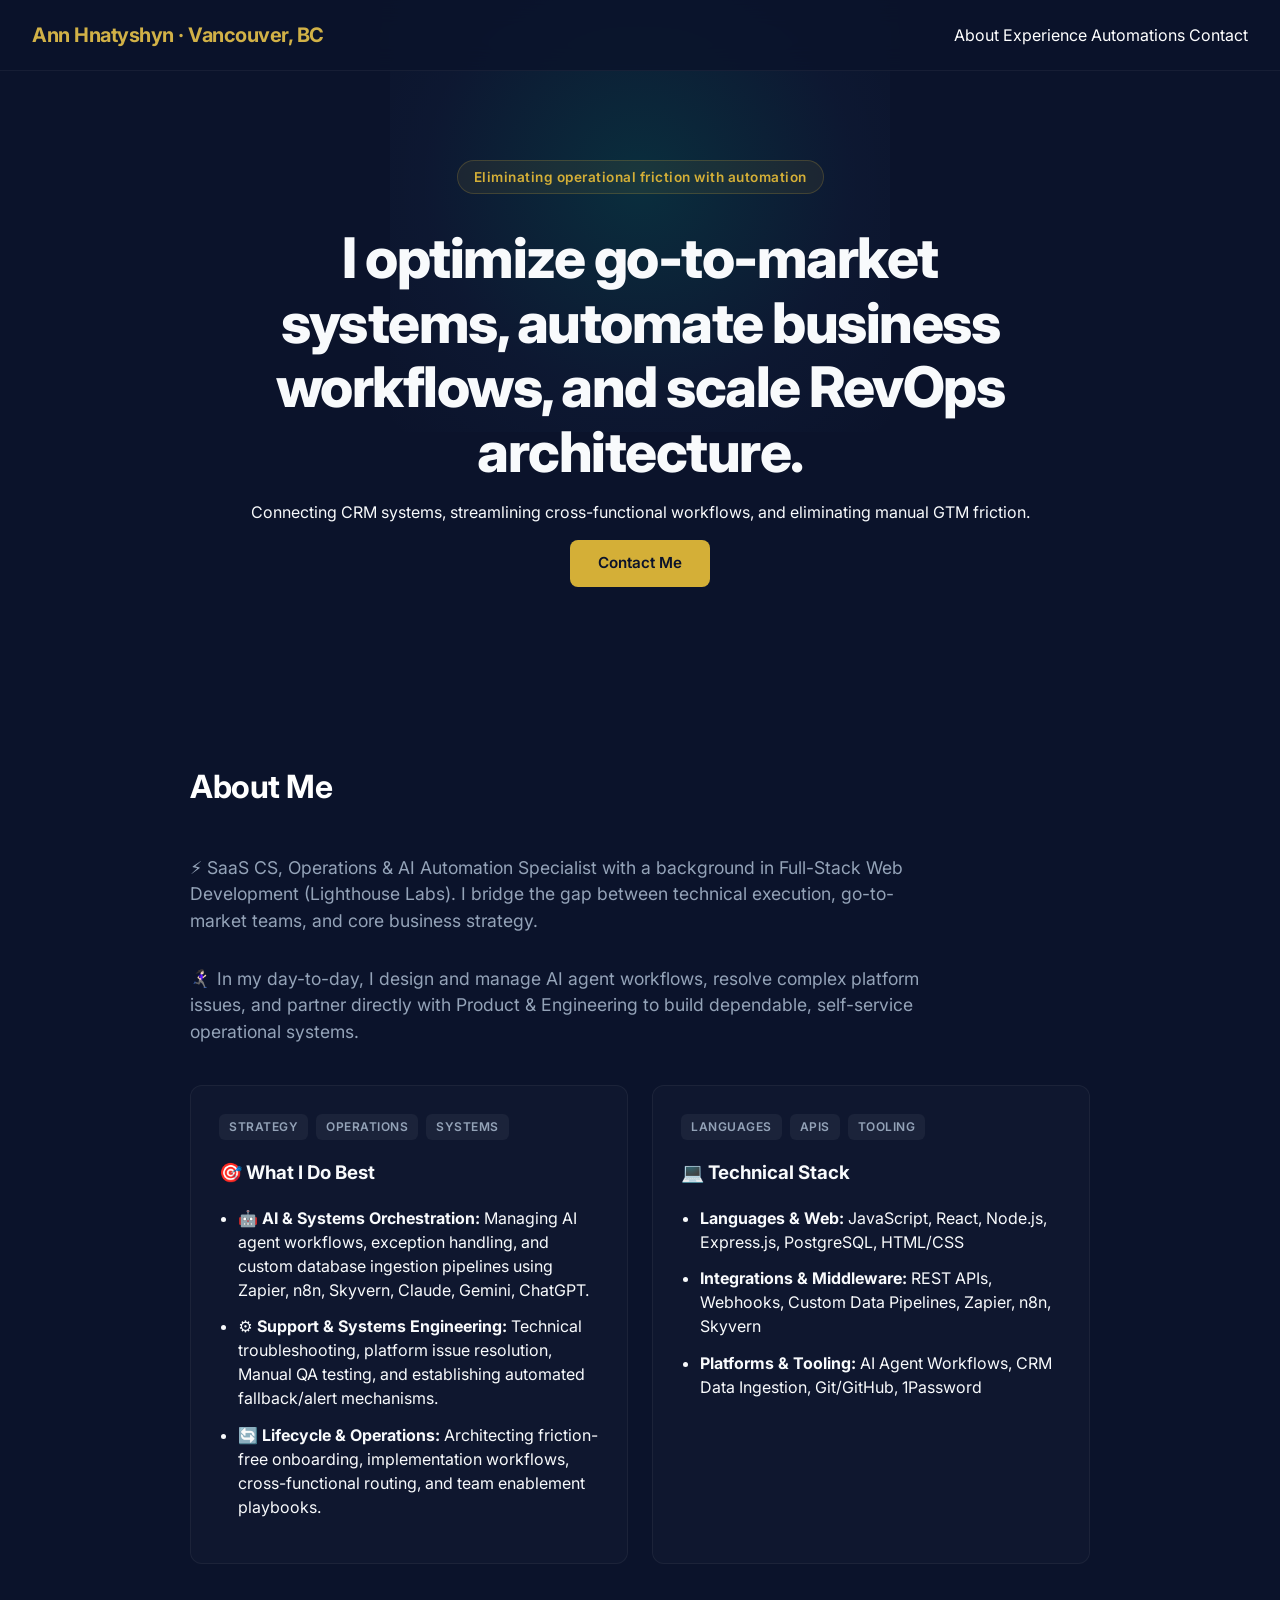
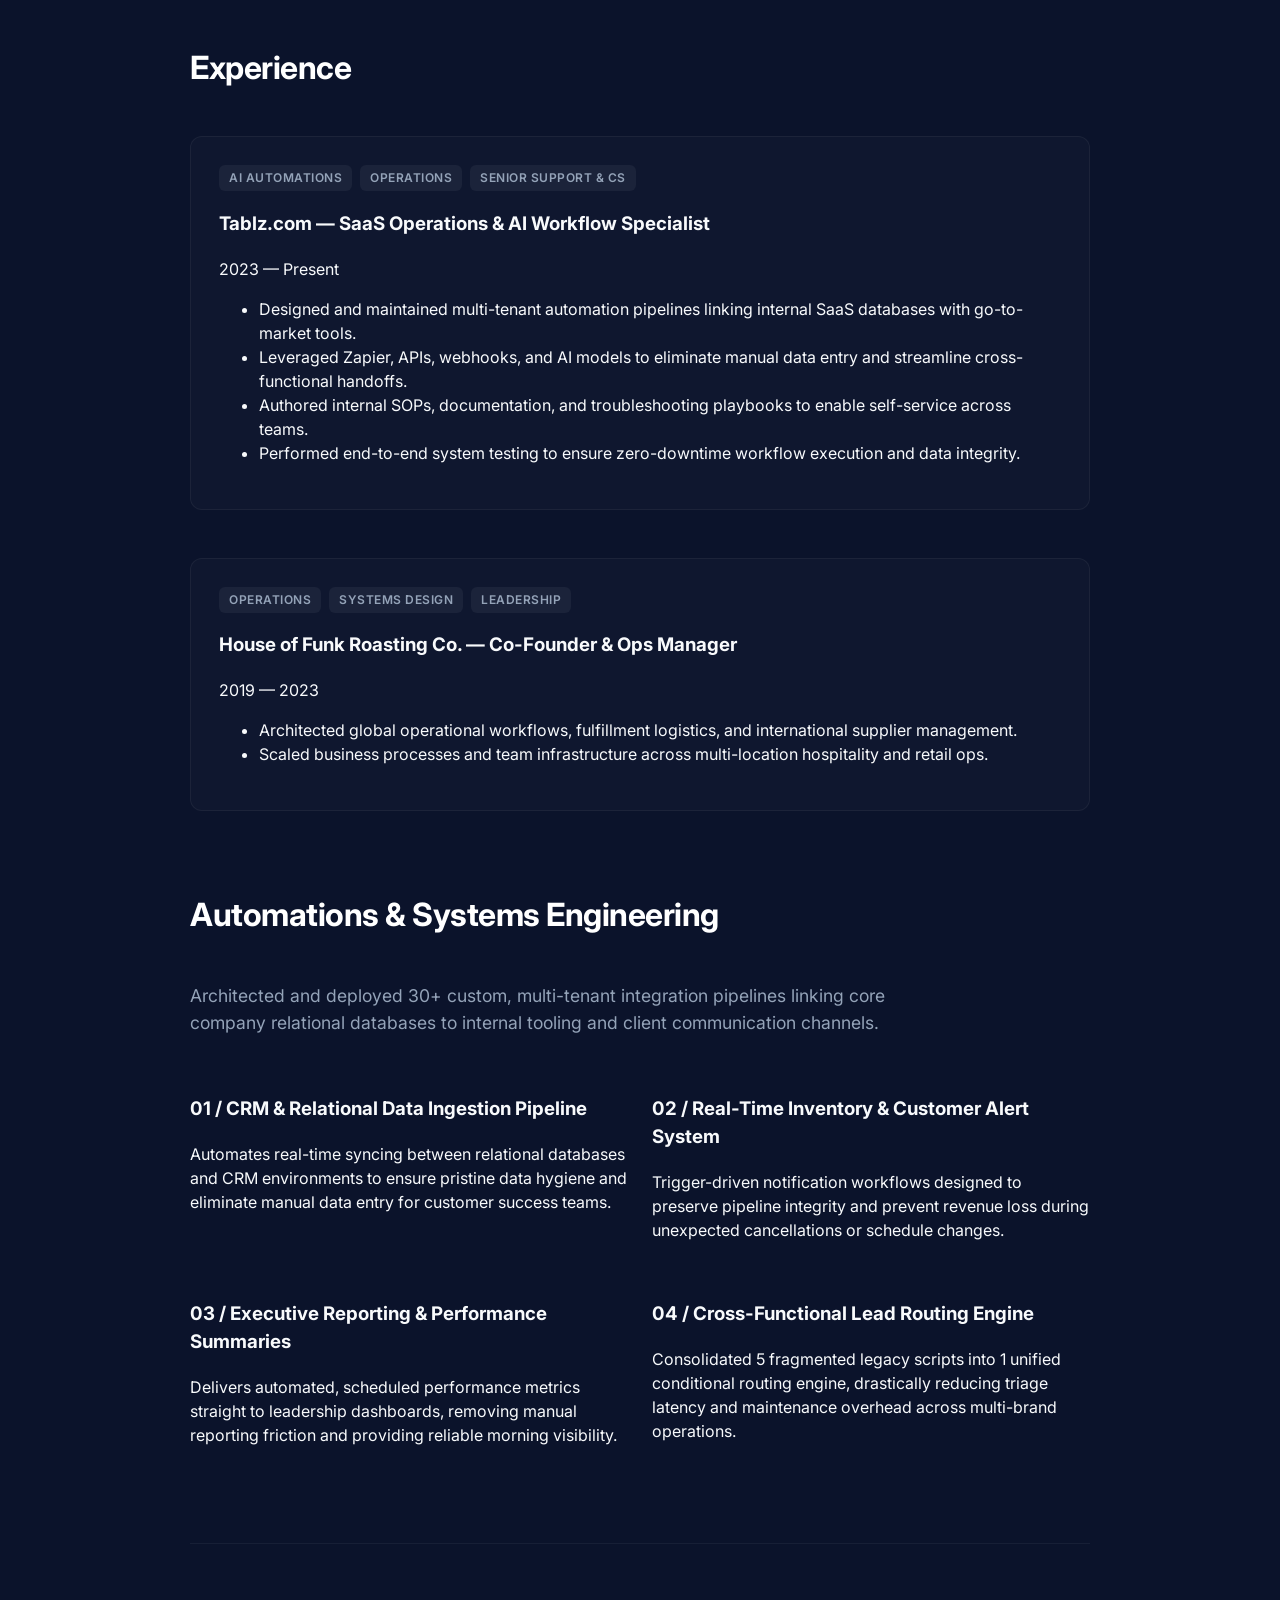
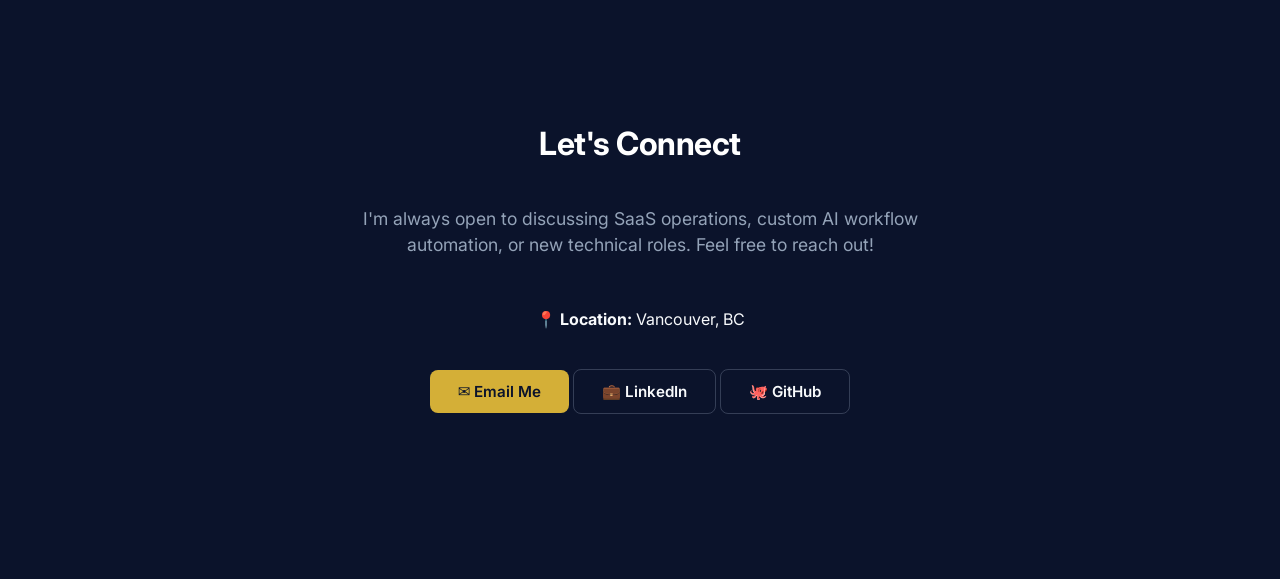
<file: index.html>
<!DOCTYPE html>
<html lang="en">
  
<head>
  <meta charset="UTF-8" />
  <meta name="viewport" content="width=device-width, initial-scale=1.0" />
  <title>Ann Hnatyshyn | AI Automation</title>
  <link rel="stylesheet" href="styles.css" />
  <link href="https://fonts.googleapis.com/css2?family=Inter:wght@300;400;600&display=swap" rel="stylesheet">
</head>

<body>

 <!-- NEW HEADER / NAVIGATION -->
  
<header class="top-nav">
  <div class="nav-logo">Ann Hnatyshyn · Vancouver, BC</div>
<nav class="nav-links">
  <a href="#about">About</a>
  <a href="#experience">Experience</a>
  <a href="#automations">Automations</a>
  <a href="#contact">Contact</a>
</nav>
</header>

<main class="content">
  
  <!-- NEW HERO SECTION -->
  <section class="hero-section">
    <div class="hero-container">
      <span class="badge">Eliminating operational friction with automation</span>
    <h1>I optimize go-to-market systems, automate business workflows, and scale RevOps architecture.</h1>
    <p>Connecting CRM systems, streamlining cross-functional workflows, and eliminating manual GTM friction.</p>
<div class="cta-group">
  <a href="#contact" class="btn btn-primary">Contact Me</a>
</div>
    </div>
  </section>

<section id="about">
      <h2>About Me</h2>
      <p style="color: #94a3b8; font-size: 1.1rem; margin-bottom: 2rem; max-width: 750px;">
        ⚡️ SaaS CS, Operations & AI Automation Specialist with a background in Full-Stack Web Development (Lighthouse Labs). I bridge the gap between technical execution, go-to-market teams, and core business strategy.
      </p>
      <p style="color: #94a3b8; font-size: 1.1rem; margin-bottom: 2.5rem; max-width: 750px;">
        🏃🏻‍♀️‍➡️ In my day-to-day, I design and manage AI agent workflows, resolve complex platform issues, and partner directly with Product & Engineering to build dependable, self-service operational systems.
      </p>

      <div class="project-grid">
        <!-- What I Do Best Card -->
        <div class="card">
          <div class="card-tags">
            <span class="tag">Strategy</span>
            <span class="tag">Operations</span>
            <span class="tag">Systems</span>
          </div>
          <h3>🎯 What I Do Best</h3>
          <ul style="margin-top: 1rem; padding-left: 1.2rem;">
            <li style="margin-bottom: 0.8rem;"><strong>🤖 AI & Systems Orchestration:</strong> Managing AI agent workflows, exception handling, and custom database ingestion pipelines using Zapier, n8n, Skyvern, Claude, Gemini, ChatGPT.</li>
            <li style="margin-bottom: 0.8rem;"><strong>⚙️ Support & Systems Engineering:</strong> Technical troubleshooting, platform issue resolution, Manual QA testing, and establishing automated fallback/alert mechanisms.</li>
            <li><strong>🔄 Lifecycle & Operations:</strong> Architecting friction-free onboarding, implementation workflows, cross-functional routing, and team enablement playbooks.</li>
          </ul>
        </div>

        <!-- Technical Stack Card -->
        <div class="card">
          <div class="card-tags">
            <span class="tag">Languages</span>
            <span class="tag">APIs</span>
            <span class="tag">Tooling</span>
          </div>
          <h3>💻 Technical Stack</h3>
          <ul style="margin-top: 1rem; padding-left: 1.2rem;">
            <li style="margin-bottom: 0.8rem;"><strong>Languages & Web:</strong> JavaScript, React, Node.js, Express.js, PostgreSQL, HTML/CSS</li>
            <li style="margin-bottom: 0.8rem;"><strong>Integrations & Middleware:</strong> REST APIs, Webhooks, Custom Data Pipelines, Zapier, n8n, Skyvern</li>
            <li><strong>Platforms & Tooling:</strong> AI Agent Workflows, CRM Data Ingestion, Git/GitHub, 1Password</li>
          </ul>
        </div>
      </div>
    </section>

<!-- EXPERIENCE SECTION -->
    <section id="experience">
      <h2>Experience</h2>
      <div class="project-grid">
        <div class="card" style="grid-column: 1 / -1;">
          <div class="card-tags">
            <span class="tag">AI Automations</span>
            <span class="tag">Operations</span>
            <span class="tag">Senior Support & CS</span>
          </div>
          <h3>Tablz.com — SaaS Operations & AI Workflow Specialist</h3>
          <span class="date-badge">2023 — Present</span>
          <ul>
            <li>Designed and maintained multi-tenant automation pipelines linking internal SaaS databases with go-to-market tools.</li>
            <li>Leveraged Zapier, APIs, webhooks, and AI models to eliminate manual data entry and streamline cross-functional handoffs.</li>
            <li>Authored internal SOPs, documentation, and troubleshooting playbooks to enable self-service across teams.</li>
            <li>Performed end-to-end system testing to ensure zero-downtime workflow execution and data integrity.</li>
          </ul>
        </div>
      </div>
<div class="card">
          <div class="card-tags">
            <span class="tag">Operations</span>
            <span class="tag">Systems Design</span>
            <span class="tag">Leadership</span>
          </div>
          <h3>House of Funk Roasting Co. — Co-Founder & Ops Manager</h3>
          <span class="date-badge">2019 — 2023</span>
          <ul>
            <li>Architected global operational workflows, fulfillment logistics, and international supplier management.</li>
            <li>Scaled business processes and team infrastructure across multi-location hospitality and retail ops.</li>
          </ul>
        </div>
    </section>

<!-- AUTOMATIONS SECTION -->
    <section id="automations">
      <h2>Automations & Systems Engineering</h2>
      <p class="section-intro" style="color: #94a3b8; font-size: 1.1rem; margin-bottom: 2.5rem; max-width: 750px;">
        Architected and deployed 30+ custom, multi-tenant integration pipelines linking core company relational databases to internal tooling and client communication channels.
      </p>
      
      <div class="project-grid">
        <!-- Project 01 -->
        <div class="project-card">
          <h3>01 / CRM & Relational Data Ingestion Pipeline</h3>
          <p>Automates real-time syncing between relational databases and CRM environments to ensure pristine data hygiene and eliminate manual data entry for customer success teams.</p>
        </div>

        <!-- Project 02 -->
        <div class="project-card">
          <h3>02 / Real-Time Inventory & Customer Alert System</h3>
          <p>Trigger-driven notification workflows designed to preserve pipeline integrity and prevent revenue loss during unexpected cancellations or schedule changes.</p>
        </div>

        <!-- Project 03 -->
        <div class="project-card">
          <h3>03 / Executive Reporting & Performance Summaries</h3>
          <p>Delivers automated, scheduled performance metrics straight to leadership dashboards, removing manual reporting friction and providing reliable morning visibility.</p>
        </div>

        <!-- Project 04 -->
        <div class="project-card">
          <h3>04 / Cross-Functional Lead Routing Engine</h3>
          <p>Consolidated 5 fragmented legacy scripts into 1 unified conditional routing engine, drastically reducing triage latency and maintenance overhead across multi-brand operations.</p>
        </div>
      </div>
    </section>

<!-- CONTACT SECTION -->
    <section id="contact" class="contact-section">
      <h2>Let's Connect</h2>
      <p class="contact-intro" style="color: #94a3b8; font-size: 1.1rem; margin-bottom: 2rem; max-width: 600px;">
        I'm always open to discussing SaaS operations, custom AI workflow automation, or new technical roles. Feel free to reach out!
      </p>

      <div class="contact-details" style="margin-bottom: 2rem;">
        <p>📍 <strong>Location:</strong> Vancouver, BC</p>
      </div>

      <div class="contact-buttons">
        <a href="mailto:a.m.hnatyshyn@gmail.com" class="btn btn-primary">✉️ Email Me</a>
        <a href="https://linkedin.com/in/ann-hnatyshyn" target="_blank" rel="noopener noreferrer" class="btn btn-secondary">💼 LinkedIn</a>
        <a href="https://github.com/ann-hnatyshyn" target="_blank" rel="noopener noreferrer" class="btn btn-secondary">🐙 GitHub</a>
      </div>
    </section>
</main>
</body>
</html>
</file>
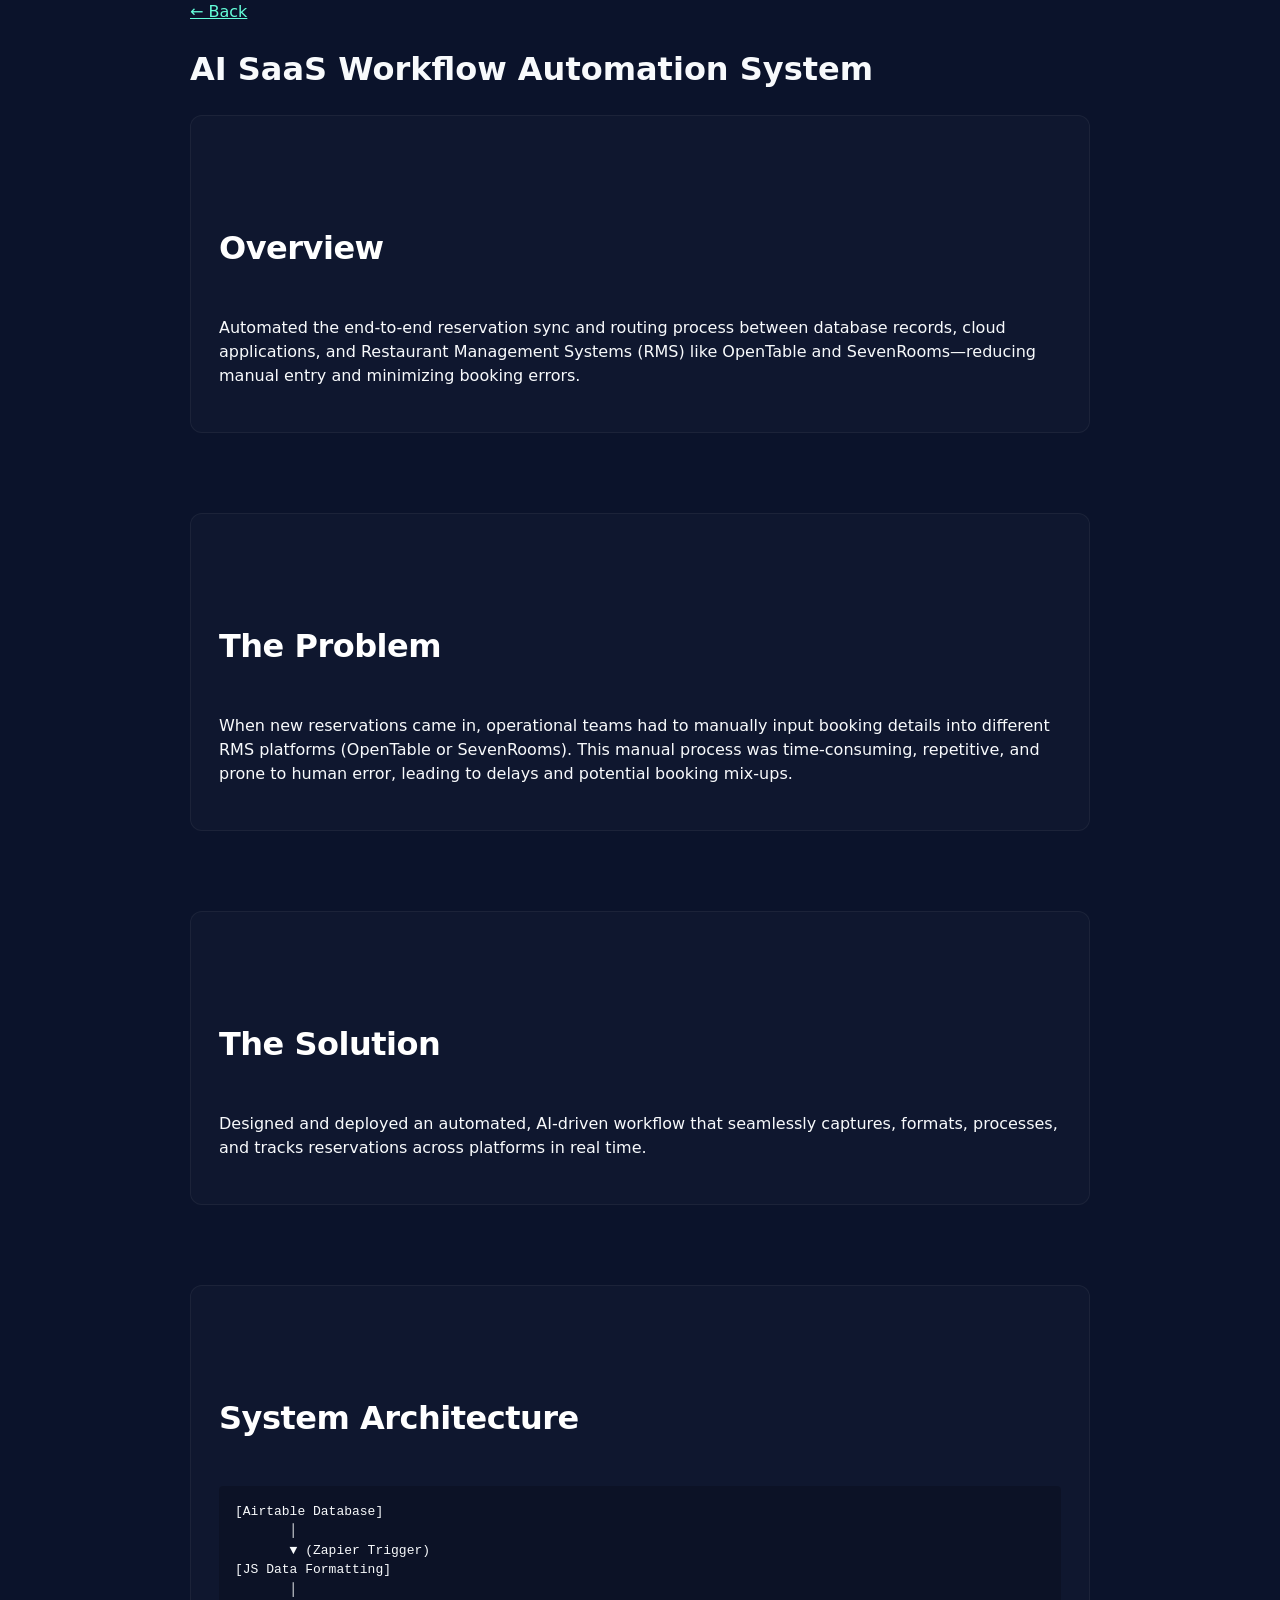
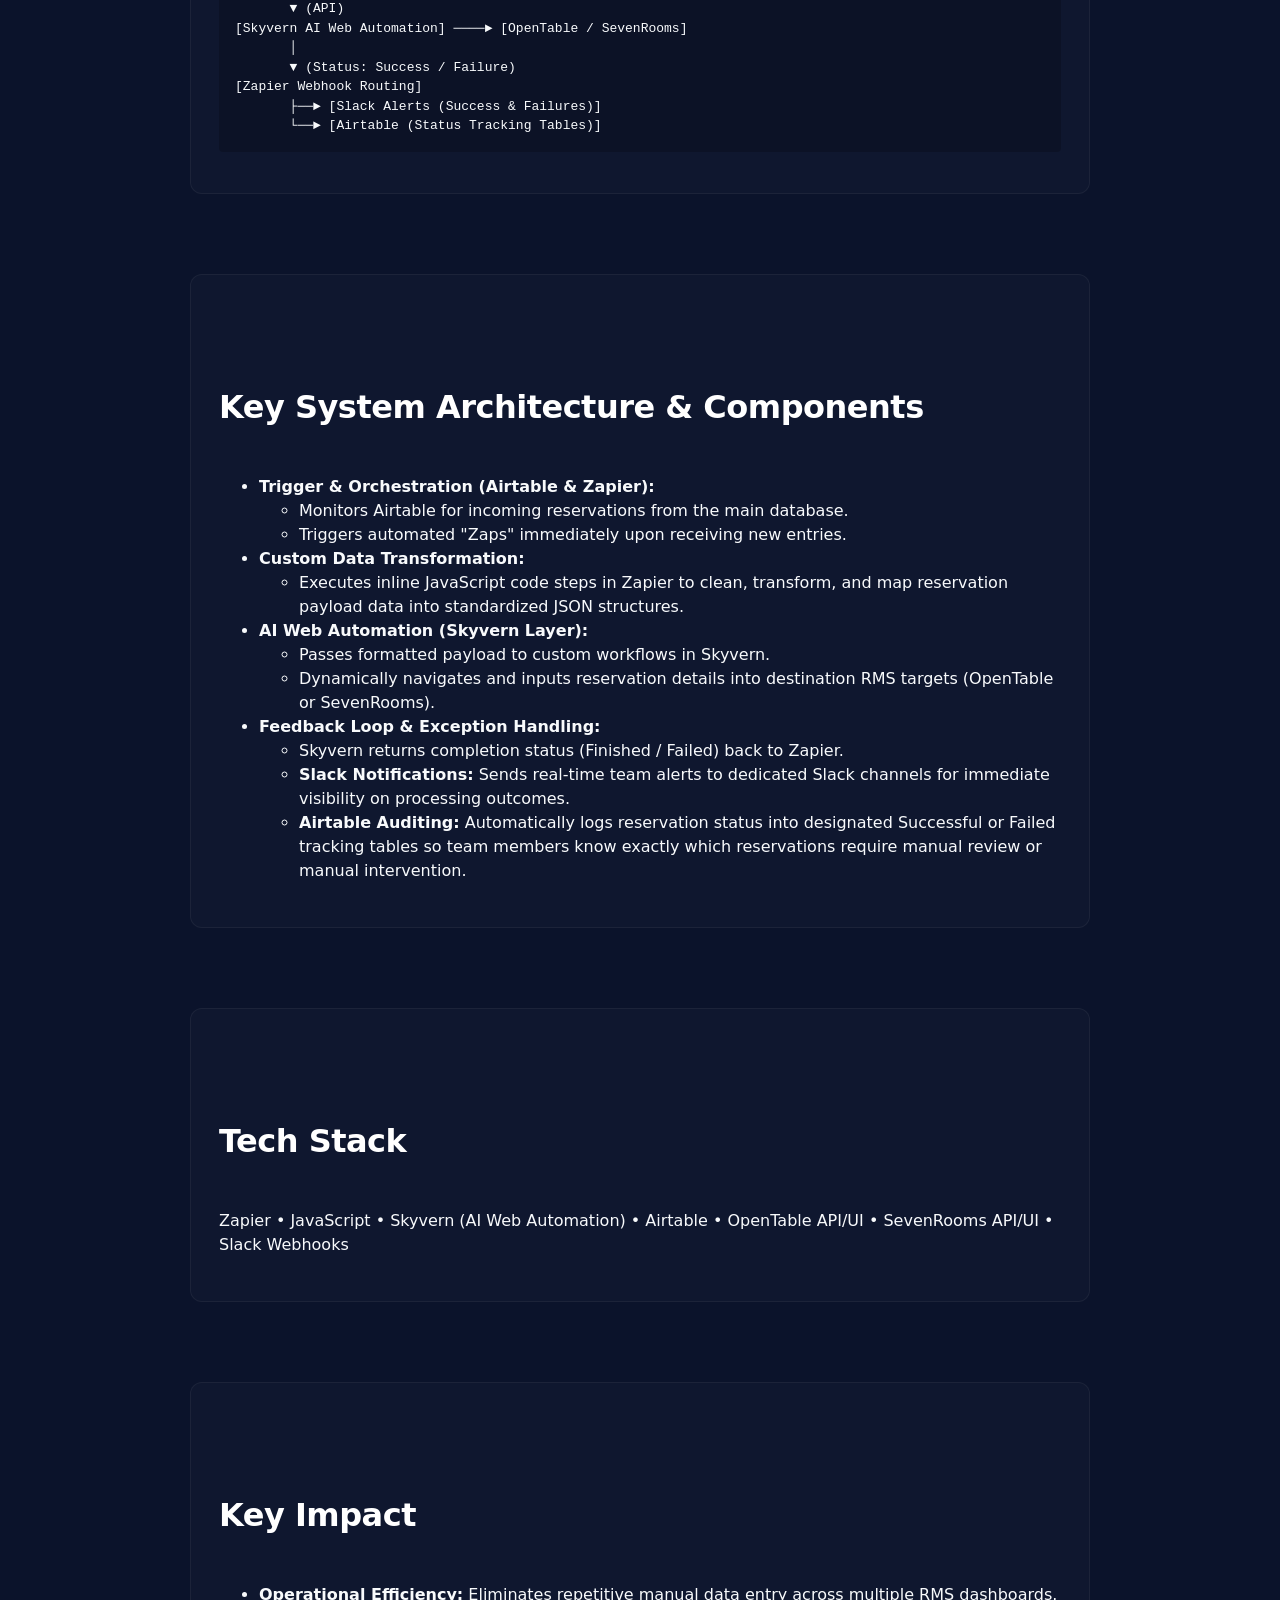
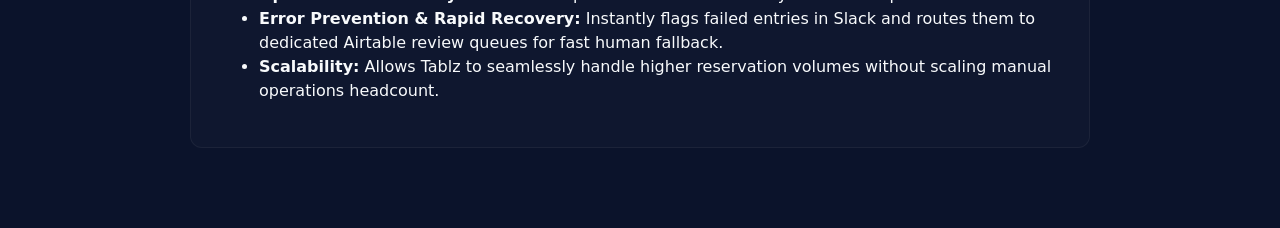
<file: projects/ai-workflow-system.html>
<!DOCTYPE html>
<html lang="en">
<head>
    <meta charset="UTF-8">
    <meta name="viewport" content="width=device-width, initial-scale=1.0">
    <title>AI SaaS Workflow Automation System</title>
    <link rel="stylesheet" href="../styles.css">
</head>
<body>
    <div class="container">
        <main class="content">
            <a href="../index.html" style="color:#64ffda;">← Back</a>
            
            <h1>AI SaaS Workflow Automation System</h1>

            <section class="card">
                <h2>Overview</h2>
                <p>Automated the end-to-end reservation sync and routing process between database records, cloud applications, and Restaurant Management Systems (RMS) like OpenTable and SevenRooms—reducing manual entry and minimizing booking errors.</p>
            </section>

            <section class="card">
                <h2>The Problem</h2>
                <p>When new reservations came in, operational teams had to manually input booking details into different RMS platforms (OpenTable or SevenRooms). This manual process was time-consuming, repetitive, and prone to human error, leading to delays and potential booking mix-ups.</p>
            </section>

            <section class="card">
                <h2>The Solution</h2>
                <p>Designed and deployed an automated, AI-driven workflow that seamlessly captures, formats, processes, and tracks reservations across platforms in real time.</p>
            </section>

            <section class="card">
                <h2>System Architecture</h2>
                <pre style="overflow-x: auto; background: rgba(0, 0, 0, 0.2); padding: 1rem; border-radius: 4px; font-family: monospace;"><code>[Airtable Database] 
       │
       ▼ (Zapier Trigger)
[JS Data Formatting]
       │
       ▼ (API)
[Skyvern AI Web Automation] ────► [OpenTable / SevenRooms]
       │
       ▼ (Status: Success / Failure)
[Zapier Webhook Routing]
       ├──► [Slack Alerts (Success & Failures)]
       └──► [Airtable (Status Tracking Tables)]</code></pre>
            </section>

            <section class="card">
                <h2>Key System Architecture &amp; Components</h2>
                <ul>
                    <li>
                        <strong>Trigger &amp; Orchestration (Airtable &amp; Zapier):</strong>
                        <ul>
                            <li>Monitors Airtable for incoming reservations from the main database.</li>
                            <li>Triggers automated "Zaps" immediately upon receiving new entries.</li>
                        </ul>
                    </li>
                    <li>
                        <strong>Custom Data Transformation:</strong>
                        <ul>
                            <li>Executes inline JavaScript code steps in Zapier to clean, transform, and map reservation payload data into standardized JSON structures.</li>
                        </ul>
                    </li>
                    <li>
                        <strong>AI Web Automation (Skyvern Layer):</strong>
                        <ul>
                            <li>Passes formatted payload to custom workflows in Skyvern.</li>
                            <li>Dynamically navigates and inputs reservation details into destination RMS targets (OpenTable or SevenRooms).</li>
                        </ul>
                    </li>
                    <li>
                        <strong>Feedback Loop &amp; Exception Handling:</strong>
                        <ul>
                            <li>Skyvern returns completion status (Finished / Failed) back to Zapier.</li>
                            <li><strong>Slack Notifications:</strong> Sends real-time team alerts to dedicated Slack channels for immediate visibility on processing outcomes.</li>
                            <li><strong>Airtable Auditing:</strong> Automatically logs reservation status into designated Successful or Failed tracking tables so team members know exactly which reservations require manual review or manual intervention.</li>
                        </ul>
                    </li>
                </ul>
            </section>

            <section class="card">
                <h2>Tech Stack</h2>
                <p>Zapier • JavaScript • Skyvern (AI Web Automation) • Airtable • OpenTable API/UI • SevenRooms API/UI • Slack Webhooks</p>
            </section>

            <section class="card">
                <h2>Key Impact</h2>
                <ul>
                    <li><strong>Operational Efficiency:</strong> Eliminates repetitive manual data entry across multiple RMS dashboards.</li>
                    <li><strong>Error Prevention &amp; Rapid Recovery:</strong> Instantly flags failed entries in Slack and routes them to dedicated Airtable review queues for fast human fallback.</li>
                    <li><strong>Scalability:</strong> Allows Tablz to seamlessly handle higher reservation volumes without scaling manual operations headcount.</li>
                </ul>
            </section>
        </main>
    </div>
</body>
</html>
</file>
<file: styles.css>
body {
  margin: 0;
  padding: 0;
  background-color: #0b132b; /* Sleek dark navy */
  color: #f8fafc;
  font-family: 'Inter', system-ui, -apple-system, sans-serif;
  line-height: 1.5;
}

/* MAIN LAYOUT */

.container {
  max-width: 1200px;
  margin: 0 auto;
  padding: 0 2rem;
}

/* NAV */
.top-nav {
  position: fixed;
  top: 0;
  left: 0;
  width: 100%;
  display: flex;
  justify-content: space-between;
  align-items: center;
  padding: 1.25rem 2rem;
  background: rgba(11, 19, 43, 0.8);
  backdrop-filter: blur(12px);
  border-bottom: 1px solid rgba(255, 255, 255, 0.05);
  z-index: 100;
  box-sizing: border-box;
}

.nav-logo {
  font-weight: 700;
  font-size: 1.25rem;
  letter-spacing: -0.5px;
  text-decoration: none;
  color: #d1b147;
}

/* Navigation link styling */

nav a, .nav-link {
  color: #ffffff;
  text-decoration: none;
  transition: opacity 0.2s ease, color 0.2s ease;
}

/* Hover States for Navigation and Card Links */

nav a:hover,
.nav-link:hover,
.nav-links a:hover,
.card h3 a:hover {
  color: #D4AF37; /* Turns yellow/gold on hover */
  opacity: 0.8;
}

/* Hero Section Layout */

.hero-section {
  position: relative;
  overflow: hidden;
  display: flex;
  flex-direction: column;
  align-items: center;
  justify-content: center;
  text-align: center;
  padding: 10rem 2rem 6rem 2rem; /* Extra top padding to clear the fixed navbar */
}

/* Ambient Background Glow Effect */

.hero-section::before {
  content: "";
  position: absolute;
  top: -10%;
  left: 50%;
  transform: translateX(-50%);
  width: 500px;
  height: 500px;
  background: radial-gradient(circle, rgba(0, 242, 195, 0.12) 0%, rgba(79, 172, 254, 0.03) 60%, transparent 100%);
}

.hero-container {
  position: relative;
  z-index: 1;
  max-width: 800px;
}

/* Availability Badge */

.badge {
  background: rgba(0, 242, 195, 0.08);
  color: #00f2c3;
  padding: 6px 16px;
  border-radius: 100px;
  font-size: 0.85rem;
  font-weight: 600;
  letter-spacing: 0.5px;
  border: 1px solid rgba(0, 242, 195, 0.15);
  display: inline-block;
  margin-bottom: 2rem;
}

/* Bold Typography & Gradient text */

.hero-container h1 {
  font-size: 3.5rem;
  font-weight: 800;
  line-height: 1.15;
  letter-spacing: -1.5px;
  margin: 0;
  color: #f8fafc;
}


.hero-subtitle {
  font-size: 1.25rem;
  color: #94a3b8;
  line-height: 1.6;
  margin-top: 1.5rem;
  margin-bottom: 2.5rem;
  max-width: 650px;
  display: inline-block;
}

/* Buttons and Actions */

.cta-group {
  display: flex;
  gap: 1rem;
  justify-content: center;
}

.btn {
  padding: 12px 28px;
  border-radius: 8px;
  font-weight: 600;
  font-size: 0.95rem;
  transition: all 0.2s ease;
  text-decoration: none;
}

.btn-secondary {
  border: 1px solid rgba(148, 163, 184, 0.3);
  color: #f8fafc;
}

/* LINKS */

.links {
  margin-top: 40px;
  display: flex;
  gap: 15px;
}

.links a {
  color: #ccd6f6;
  font-size: 13px;
}

/* CONTENT */

.content {
  width: 100%;
  max-width: 900px;
  margin: 0 auto;
}

section {
  margin-bottom: 80px;
}

h2 {
  color: #e6f1ff;
  margin-bottom: 20px;
}

/* RESPONSIVE */

@media (max-width: 900px) {
  .container {
    flex-direction: column;
  }
  .content {
    width: 100%;
  }
}

html {
  scroll-behavior: smooth;
}

/* active nav state */

nav a.active {
  color: #64ffda;
  font-weight: 600;
}

section {
  opacity: 1;
  transform: translateY(0);
  transition: all 0.6s ease-out;
}

section.visible {
  opacity: 1;
  transform: translateY(0);
}

.contact-info a {
  color: #ffd166;
}

/* Ensure mobile responsiveness */

@media (max-width: 768px) {
  .automation-card {
    flex-direction: column;
  }
  .automation-info, .automation-visual {
    width: 100%;
  }
  .img-placeholder {
    height: 150px;
  }
}

/* Section Headings */

h2 {
  font-size: 2rem;
  font-weight: 700;
  letter-spacing: -0.5px;
  margin-top: 5rem;
  margin-bottom: 2rem;
  color: #fff;
  padding-bottom: 0.75rem;
}

/* Card Grid Layout */

.project-grid {
  display: grid;
  grid-template-columns: repeat(auto-fit, minmax(300px, 1fr));
  gap: 1.5rem;
  margin-bottom: 3rem;
}

/* Individual Sleek Card */

.card {
  background: rgba(255, 255, 255, 0.02);
  border: 1px solid rgba(255, 255, 255, 0.05);
  border-radius: 12px;
  padding: 1.75rem;
  transition: all 0.3s cubic-bezier(0.4, 0, 0.2, 1);
  position: relative;
  overflow: hidden;
}

/* Tech Tags/Badges inside cards */

.card-tags {
  display: flex;
  flex-wrap: wrap;
  gap: 0.5rem;
  margin-bottom: 1rem;
}

.tag {
  background: rgba(255, 255, 255, 0.05);
  color: #94a3b8;
  font-size: 0.75rem;
  font-weight: 600;
  padding: 4px 10px;
  border-radius: 6px;
  text-transform: uppercase;
  letter-spacing: 0.5px;
}

/* Center-Aligned Contact Section */
.contact-section {
  display: flex;
  flex-direction: column;
  align-items: center;
  justify-content: center;
  text-align: center;
  padding: 6rem 2rem;
  border-top: 1px solid rgba(255, 255, 255, 0.05);
  margin-top: 4rem;
}

.contact-subtitle {
  color: #94a3b8;
  font-size: 1.1rem;
  margin-bottom: 2rem;
  max-width: 500px;
}

/* Flex row for buttons */
.contact-links {
  display: flex;
  gap: 1rem;
  justify-content: center;
  flex-wrap: wrap;
}

/* Modern Contact Pill Buttons */
.contact-btn {
  background: rgba(255, 255, 255, 0.03);
  border: 1px solid rgba(255, 255, 255, 0.08);
  color: #f8fafc;
  padding: 10px 20px;
  border-radius: 100px;
  text-decoration: none;
  font-weight: 500;
  font-size: 0.95rem;
  transition: all 0.2s ease;
}

.contact-btn:hover {
  background: rgba(0, 242, 195, 0.08);
  border-color: #00f2c3;
  color: #00f2c3;
  transform: translateY(-2px);
}

/* Modern Pill Badge (Lines ~41-53) */
.badge {
  background: rgba(212, 175, 55, 0.08); /* Gold transparency */
  color: #D4AF37; /* Metallic Gold */
  padding: 6px 16px;
  border-radius: 100px;
  font-size: 0.85rem;
  font-weight: 600;
  letter-spacing: 0.5px;
  border: 1px solid rgba(212, 175, 55, 0.2);
  display: inline-block;
  margin-bottom: 2rem;
}

/* Gold Gradient Heading (Lines ~61-65) */
.gradient-text {
  background: linear-gradient(135deg, #F3E5AB 0%, #D4AF37 100%); /* Muted vanilla to rich gold */
  -webkit-background-clip: text;
  -webkit-text-fill-color: transparent;
}

/* Primary Action Button (Lines ~82-85) */
.btn-primary {
  background-color: #D4AF37;
  color: #0B132B;
}

.btn-primary:hover {
  transform: translateY(-2px);
  box-shadow: 0 10px 25px rgba(212, 175, 55, 0.25);
}

/* Card Hover Accent (Lines ~123-128) */
.card:hover {
  transform: translateY(-4px);
  background: rgba(255, 255, 255, 0.04);
  border-color: rgba(212, 175, 55, 0.3); /* Subtly lights up gold */
  box-shadow: 0 12px 30px rgba(0, 0, 0, 0.4);
}



/* Footer Contact Button Hover (Lines ~187-192) */
.contact-btn:hover {
  background: rgba(212, 175, 55, 0.08);
  border-color: #D4AF37;
  color: #D4AF37;
  transform: translateY(-2px);
}


/* Remove bottom margin on the header */
.contact-section h2 {
  margin-bottom: 0.5rem; /* Reduces default browser spacing below heading */
}

/* Remove top margin on the location container */
.contact-details {
  margin-top: 0;
  margin-bottom: 1.5rem; /* Keeps a clean gap above the buttons */
}
</file>
